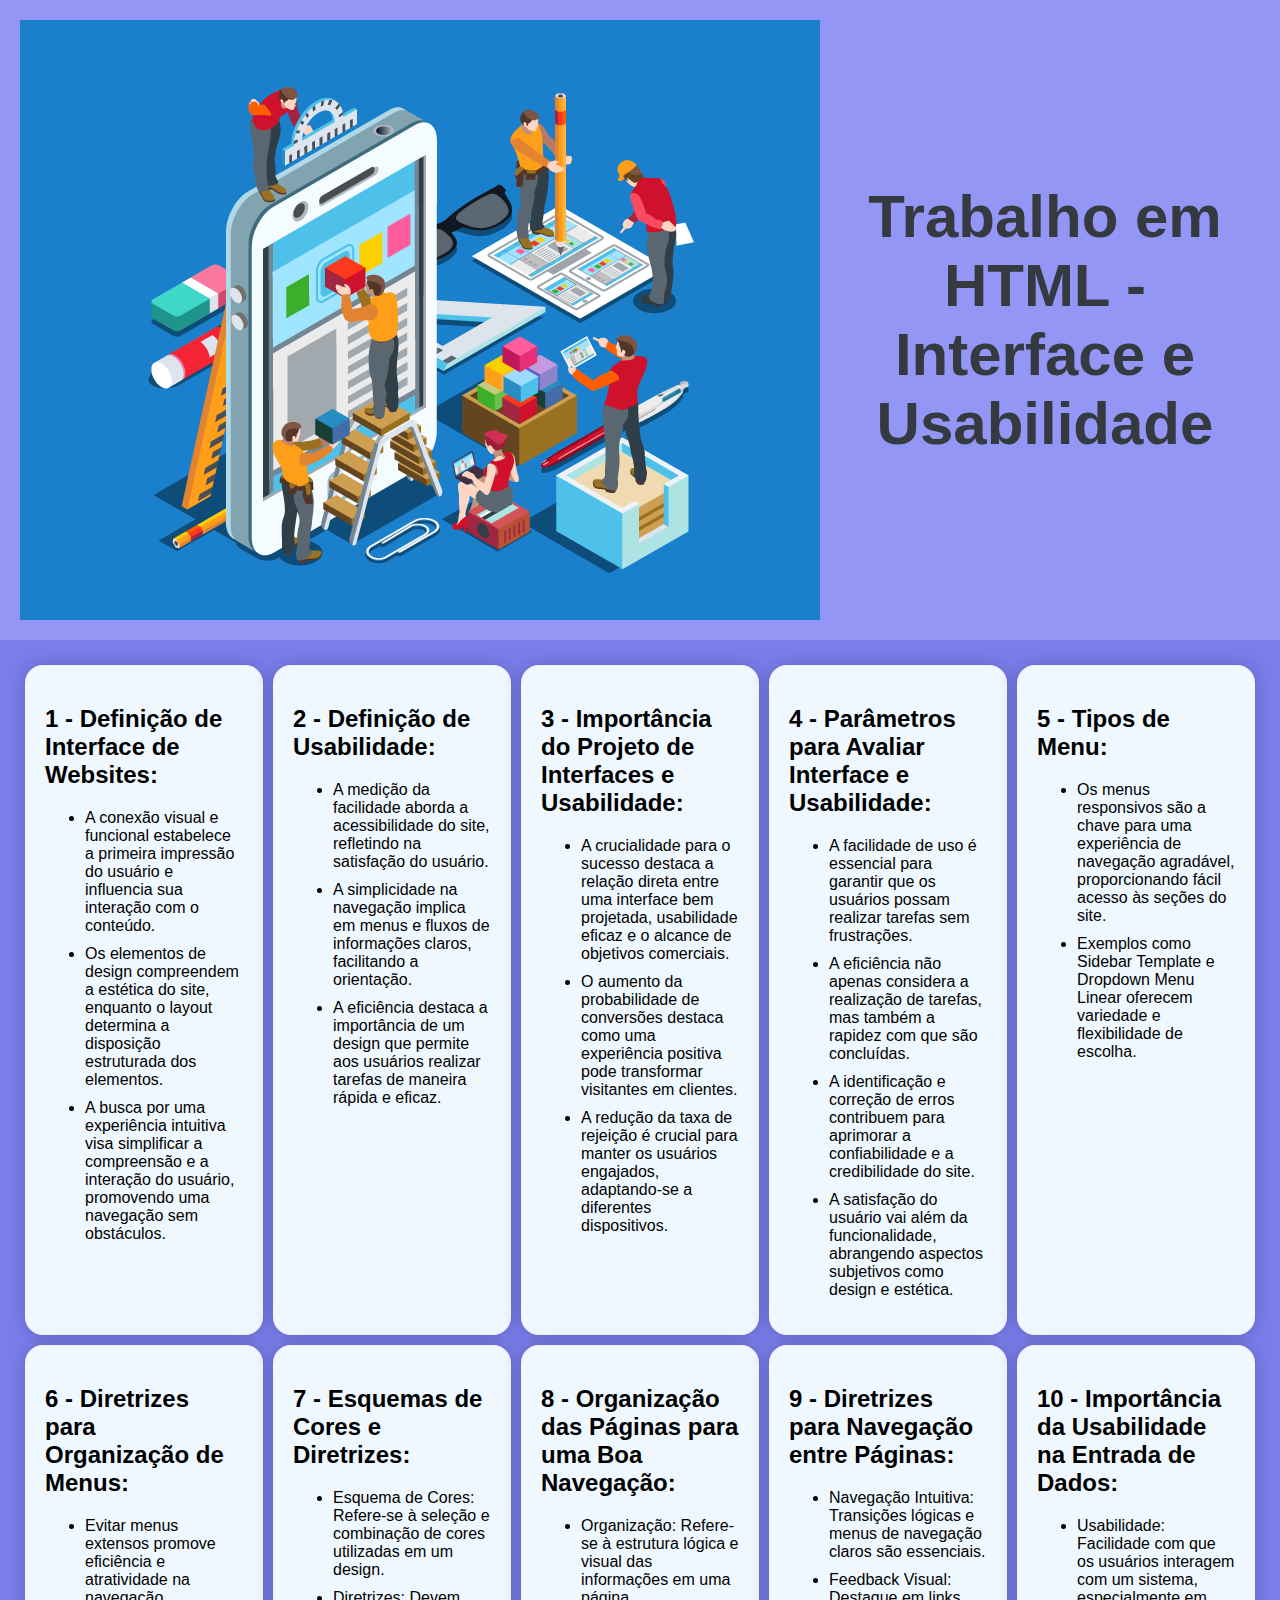
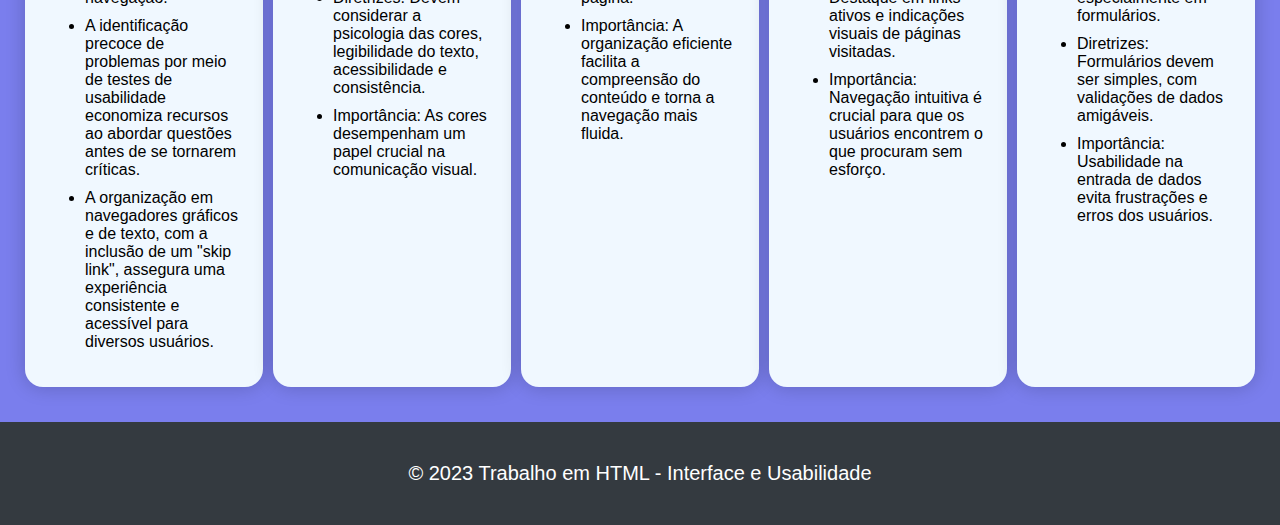
<file: index.html>
<!DOCTYPE html>
<html lang="en">

<head>
    <meta charset="UTF-8">
    <meta name="viewport" content="width=device-width, initial-scale=1.0">
    <link rel="stylesheet" href="style.css">

    <title>Trabalho em HTML - Interface e Usabilidade</title>

</head>

<body>

    <header>
        <div class="header-content">
            <img src="Imgs/imgfundo.png">
            <h1>Trabalho em HTML - Interface e Usabilidade</h1>
        </div>
    </header>


    <main>
        <section>
            <h2>1 - Definição de Interface de Websites:</h2>
            <ul>
                <li>A conexão visual e funcional estabelece a primeira impressão do usuário e influencia sua interação
                    com o conteúdo.</li>
                <li>Os elementos de design compreendem a estética do site, enquanto o layout determina a disposição
                    estruturada dos elementos.</li>
                <li>A busca por uma experiência intuitiva visa simplificar a compreensão e a interação do usuário,
                    promovendo uma navegação sem obstáculos.</li>
            </ul>
        </section>

        <section>
            <h2>2 - Definição de Usabilidade:</h2>
            <ul>
                <li>A medição da facilidade aborda a acessibilidade do site, refletindo na satisfação do usuário.</li>
                <li>A simplicidade na navegação implica em menus e fluxos de informações claros, facilitando a
                    orientação.</li>
                <li>A eficiência destaca a importância de um design que permite aos usuários realizar tarefas de maneira
                    rápida e eficaz.</li>
            </ul>
        </section>

        <section>
            <a href="index2.html" target="_blank">
                <h2>3 - Importância do Projeto de Interfaces e Usabilidade:</h2>
            </a>
            <ul>
                <li>A crucialidade para o sucesso destaca a relação direta entre uma interface bem projetada,
                    usabilidade eficaz e o alcance de objetivos comerciais.</li>
                <li>O aumento da probabilidade de conversões destaca como uma experiência positiva pode transformar
                    visitantes em clientes.</li>
                <li>A redução da taxa de rejeição é crucial para manter os usuários engajados, adaptando-se a diferentes
                    dispositivos.</li>
            </ul>
        </section>

        <section>
            <h2>4 - Parâmetros para Avaliar Interface e Usabilidade:</h2>
            <ul>
                <li>A facilidade de uso é essencial para garantir que os usuários possam realizar tarefas sem
                    frustrações.</li>
                <li>A eficiência não apenas considera a realização de tarefas, mas também a rapidez com que são
                    concluídas.</li>
                <li>A identificação e correção de erros contribuem para aprimorar a confiabilidade e a credibilidade do
                    site.</li>
                <li>A satisfação do usuário vai além da funcionalidade, abrangendo aspectos subjetivos como design e
                    estética.</li>
            </ul>
        </section>

        <section>
            <a href="https://evotecgyfuhyuhuty.000webhostapp.com/menu1.html" target="_blank"><h2>5 - Tipos de Menu:</h2></a>
            <ul>
                <li>Os menus responsivos são a chave para uma experiência de navegação agradável, proporcionando fácil
                    acesso às seções do site.</li>
                <li>Exemplos como Sidebar Template e Dropdown Menu Linear oferecem variedade e flexibilidade de escolha.
                </li>
            </ul>
        </section>

        <div class="sections-container">

            <section>
                <h2>6 - Diretrizes para Organização de Menus:</h2>
                <ul>
                    <li>Evitar menus extensos promove eficiência e atratividade na navegação.</li>
                    <li>A identificação precoce de problemas por meio de testes de usabilidade economiza recursos ao
                        abordar questões antes de se tornarem críticas.</li>

                    <li> A organização em navegadores gráficos e de texto, com a inclusão de um "skip link",
                        assegura uma experiência consistente e acessível para diversos usuários.</li>
                </ul>
            </section>

            <section>
                <a href="https://jvctrabalhohtmliuiftspiabcd.000webhostapp.com/index.html" target="_blank"><h2>7 - Esquemas de Cores e Diretrizes:</h2></a>
                <ul>
                    <li>Esquema de Cores: Refere-se à seleção e combinação de cores utilizadas em um design.</li>
                    <li>Diretrizes: Devem considerar a psicologia das cores, legibilidade do texto, acessibilidade e
                        consistência.</li>
                    <li>Importância: As cores desempenham um papel crucial na comunicação visual.</li>
                </ul>
            </section>

            <section>
                <h2>8 - Organização das Páginas para uma Boa Navegação:</h2>
                <ul>
                    <li>Organização: Refere-se à estrutura lógica e visual das informações em uma página.</li>
                    <li>Importância: A organização eficiente facilita a compreensão do conteúdo e torna a navegação mais
                        fluida.</li>
                </ul>
            </section>

            <section>
                <h2>9 - Diretrizes para Navegação entre Páginas:</h2>
                <ul>
                    <li>Navegação Intuitiva: Transições lógicas e menus de navegação claros são essenciais.</li>
                    <li>Feedback Visual: Destaque em links ativos e indicações visuais de páginas visitadas.</li>
                    <li>Importância: Navegação intuitiva é crucial para que os usuários encontrem o que procuram sem
                        esforço.</li>
                </ul>
            </section>

            <section>
                <a href="https://entradateste1.netlify.app"><h2>10 - Importância da Usabilidade na Entrada de Dados:</h2></a>
                <ul>
                    <li>Usabilidade: Facilidade com que os usuários interagem com um sistema, especialmente em
                        formulários.</li>
                    <li>Diretrizes: Formulários devem ser simples, com validações de dados amigáveis.</li>
                    <li>Importância: Usabilidade na entrada de dados evita frustrações e erros dos usuários.</li>
                </ul>
            </section>
        </div>
    </main>

    <footer>
        <p>&copy; 2023 Trabalho em HTML - Interface e Usabilidade</p>
    </footer>

</body>

</html>
</file>
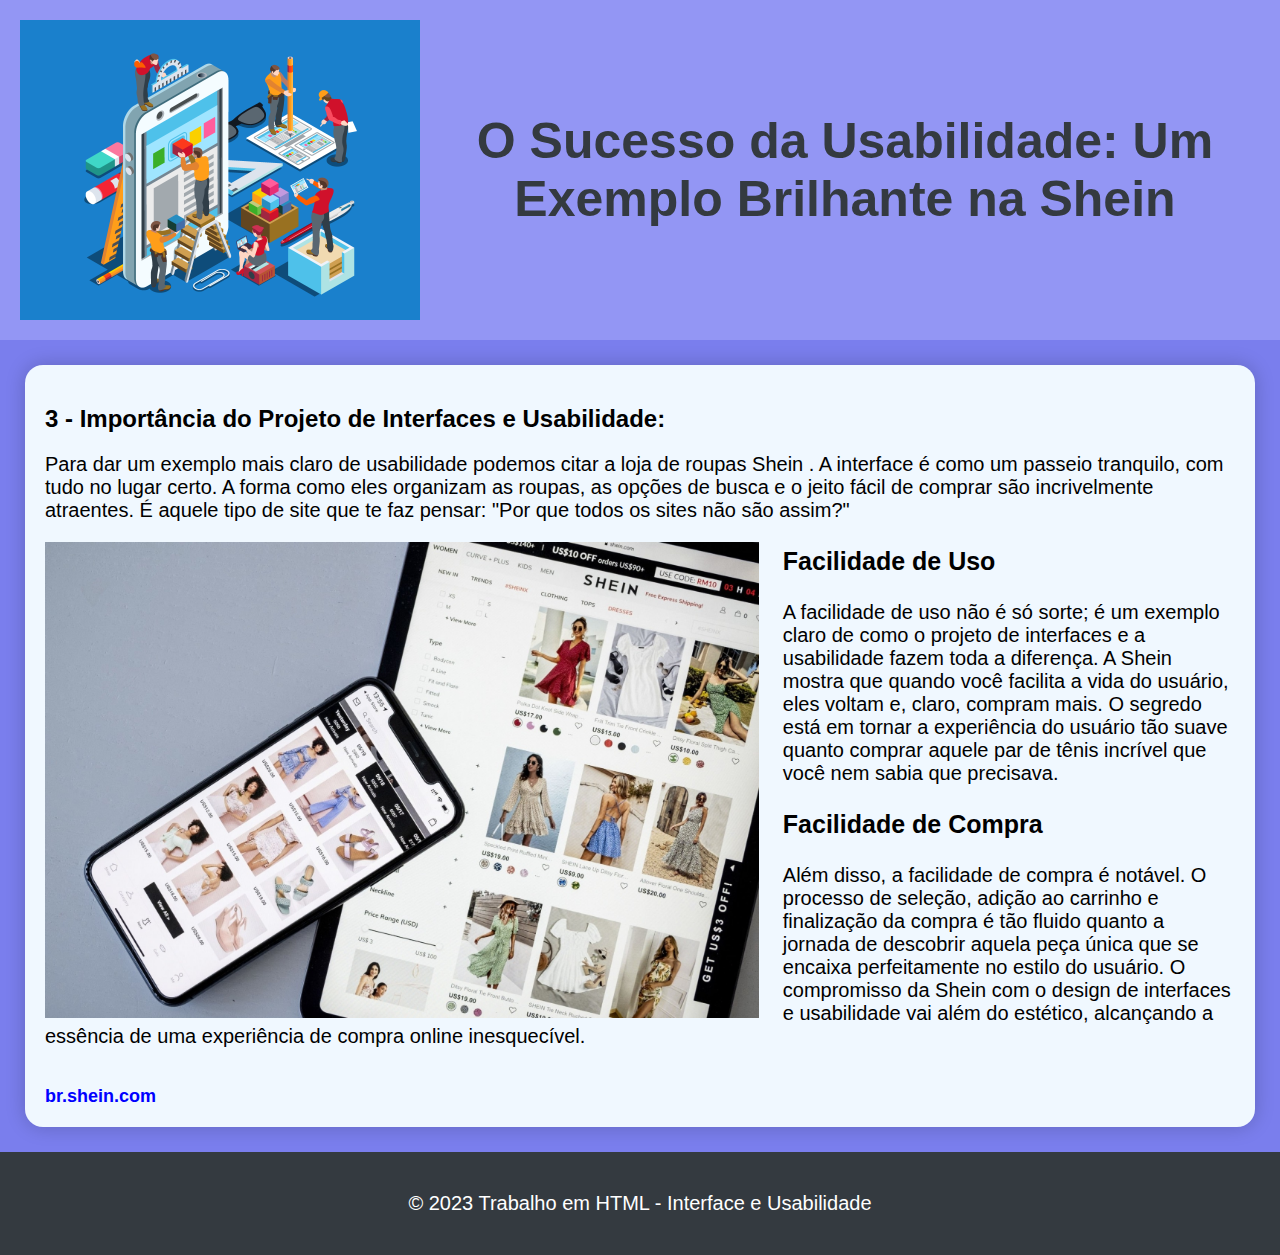
<file: index2.html>
<!DOCTYPE html>
<html lang="en">

<head>
    <meta charset="UTF-8">
    <meta name="viewport" content="width=device-width, initial-scale=1.0">
    <link rel="stylesheet" href="style.css">

    <title>Shein</title>

</head>

<body>

    <header>
        <div class="header-content">
            <img src="Imgs/imgfundo.png" width="400">
            <h1 style="font-size: 50px;">O Sucesso da Usabilidade: Um Exemplo Brilhante na Shein</h1>
        </div>
    </header>
</body>
<main>
    <section>
        <h2>3 - Importância do Projeto de Interfaces e Usabilidade:</h2>


        <p>Para dar um exemplo mais claro de usabilidade podemos citar a loja de roupas Shein . A interface é como um
            passeio tranquilo, com tudo no lugar certo. A forma como eles organizam as roupas, as opções de busca e o
            jeito fácil de comprar são incrivelmente atraentes. É aquele tipo de site que te faz pensar: "Por que todos
            os sites não são assim?"</p>

        <img src="Imgs/dl.beatsnoop.com-3000-PgplBa0IjF.jpeg" alt="Imagem 1"
            style="width: 60%; float: left; margin-right: 2%;">
        <h3 style="font-size: 25px;">Facilidade de Uso</h3>

        <p>A facilidade de uso não é só sorte; é um exemplo claro de como o projeto de
            interfaces e a usabilidade fazem toda a diferença. A Shein mostra que quando você facilita a vida do
            usuário, eles voltam e, claro, compram mais. O segredo está em tornar a experiência do usuário tão suave
            quanto comprar aquele par de tênis incrível que você nem sabia que precisava.</p>

        <h3 style="font-size: 25px;">Facilidade de Compra</h3>

        <p>Além disso, a facilidade de compra é notável. O processo de seleção, adição ao carrinho e finalização da
            compra é tão fluido quanto a jornada de descobrir aquela peça única que se encaixa perfeitamente no estilo
            do usuário. O compromisso da Shein com o design de interfaces e usabilidade vai além do estético, alcançando
            a essência de uma experiência de compra online inesquecível.</p><br>

        <a style="color: blue;font-size: 18px;" href="https://br.shein.com/?url_from=brgooglebrandshein_sheinshein02_srsa_20210130&cid=1453018537&setid=58136794738&adid=495662299646&pf=GOOGLE&gad_source=1&gclid=CjwKCAiAgeeqBhBAEiwAoDDhn4uOjk6-WYGFMfWn_Jh7_kA6gv8vjVnq7fKTie-DD7uTHfpZsiDxnBoCP6IQAvD_BwE" target="_blank">br.shein.com</a>
    </section>
</main>

<footer>
    <p>&copy; 2023 Trabalho em HTML - Interface e Usabilidade</p>
</footer>

</html>
</file>
<file: style.css>
/* styles.css */

body {
    font-family: 'Arial', sans-serif;
    margin: 0;
    padding: 0;
}

/* No seu arquivo style.css */
header {
    background-color: rgb(147, 150, 244); /* Cor de fundo do cabeçalho */
    padding: 20px; /* Espaçamento interno */
    text-align: center; /* Centraliza o conteúdo */
    box-shadow: 0 2px 4px rgba(0, 0, 0, 0.1); /* Adiciona uma sombra sutil */
}


.header-content {
    display: flex; /* Usa o modelo de layout flexível */
    align-items: center; /* Alinha os itens verticalmente ao centro */
    justify-content: center; /* Alinha os itens horizontalmente ao centro */
}

.header-content img {
    margin-right: 10px; /* Margem à direita para separar a imagem do texto */
}

.header-content h1 {
    margin: 0; /* Remove a margem padrão do título */
    font-size: 60px; /* Tamanho do texto do título */
    color: #343a40; /* Cor do texto */
}

main {
    display: flex;
    flex-wrap: wrap;
    /* Permite que os elementos se movam para a próxima linha conforme necessário */
    justify-content: space-around;
    padding: 20px;
    background-color: rgb(122, 126, 237);

}

.sections-container {
    width: 100%;
    /* Para garantir que ocupe 100% da largura disponível */
    display: flex;
    flex-wrap: wrap;

    margin-bottom: 10px;
}

section {
    flex: 1;
    /*Faz com que a section "fique presa" ao main na página*/
    background-color: #ffffff;
    padding: 20px;
    border-radius: 18px;
    /*Curvatura da borda*/
    box-shadow: 0 0 20px rgba(0, 0, 0, 0.2);
    /*Sombreado*/
    transition: box-shadow 0.3s ease;
    /*Tempo de transição para a sombra aparecer*/
    margin: 5px;
    /*Margem para as sections */
    background-color: #f0f8ff;
}

section ul li {
    margin-bottom: 10px;
}

section:hover {
    box-shadow: 0 0 30px rgba(0, 0, 0, 0.2);
}

footer {
    background-color: #343a40;
    color: #ffffff;
    padding: 20px;
    text-align: center;
}

a {
    color: #000000;
    text-decoration: none;
    font-weight: bold;
    transition: color 0.3s ease;
}

a:hover {
    text-decoration: underline;
}
p{
    font-size: 20px;
}
</file>
